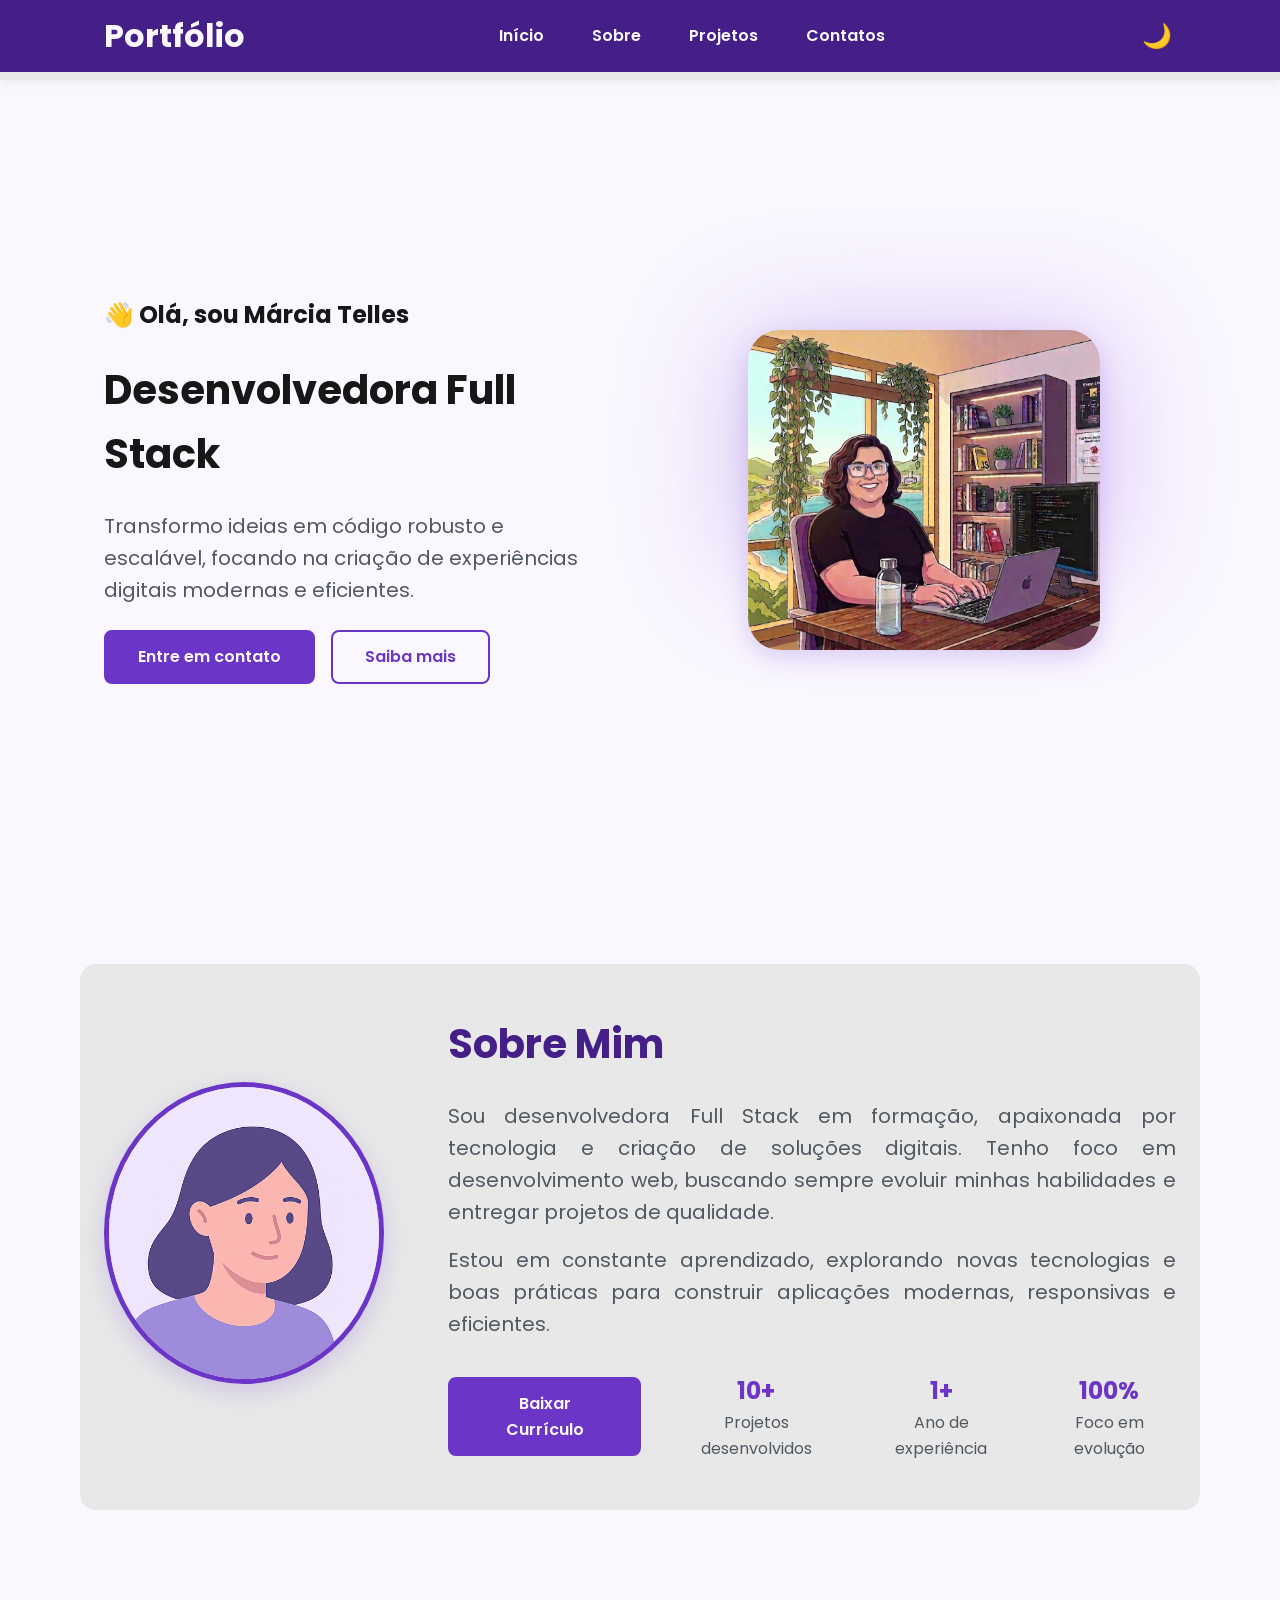
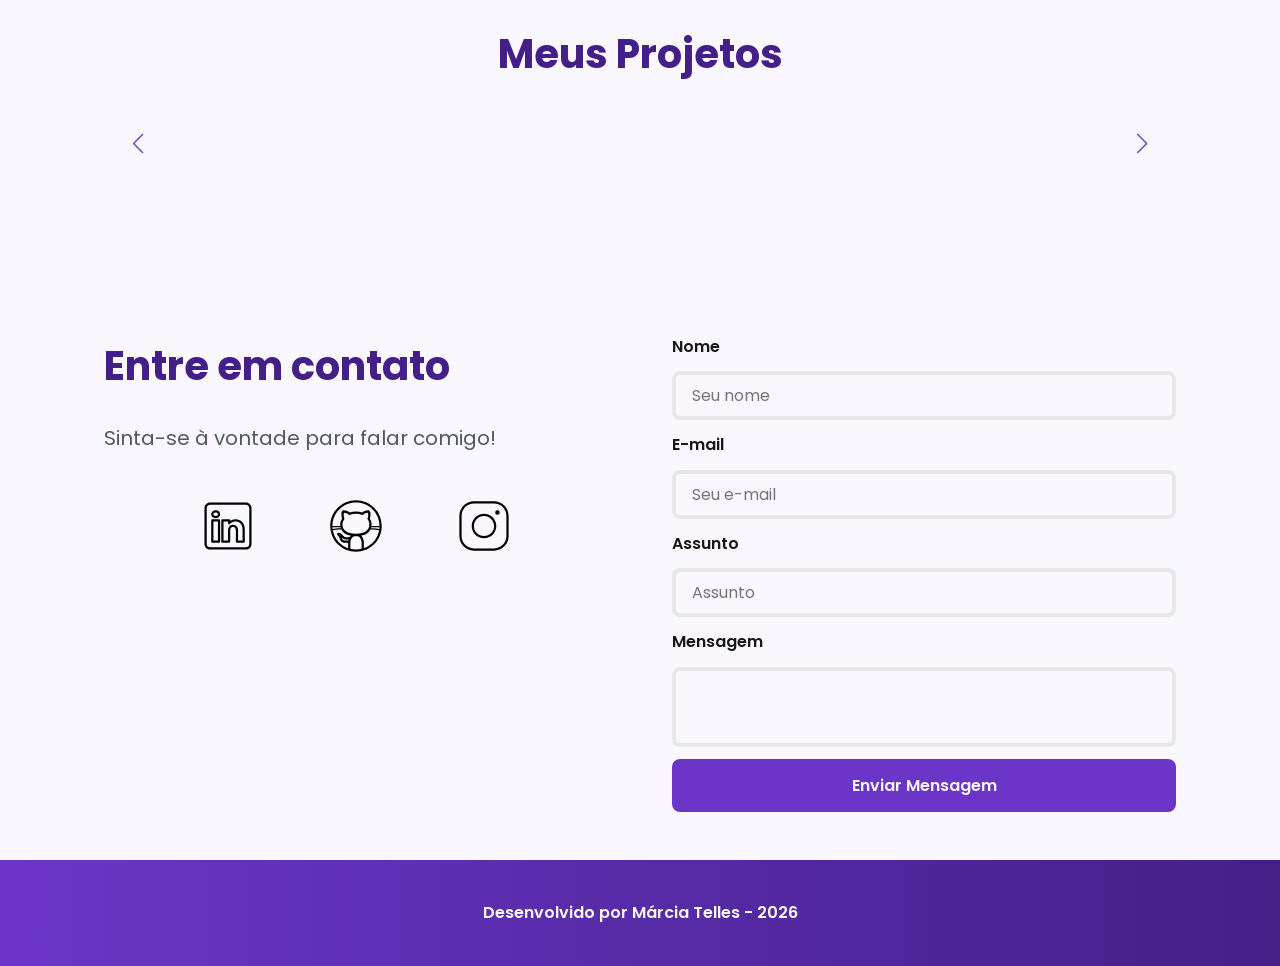
<file: index.html>
<!doctype html>

<html lang="pt-br">
  <head>
    <!-- Configurações básicas -->
    <meta charset="UTF-8" />
    <meta name="viewport" content="width=device-width, initial-scale=1.0" />
    <meta name="author" content="Márcia Telles" />
    <meta
      name="description"
      content="Portfólio profissional de Márcia Telles - Desenvolvedora Full Stack"
    />
    <meta name="robots" content="index, follow" />

    <title>Portfólio - Márcia Telles</title>

    <!-- Fonte -->
    <link rel="preconnect" href="https://fonts.googleapis.com" />
    <link rel="preconnect" href="https://fonts.gstatic.com" crossorigin />
    <link
      href="https://fonts.googleapis.com/css2?family=Poppins:wght@400;600;700&display=swap"
      rel="stylesheet"
    />

    <!-- Favicon -->
    <link rel="icon" type="image/svg+xml" href="./assets/img/favicon.svg" />

    <!-- Swiper CSS -->
    <link
      rel="stylesheet"
      href="https://cdn.jsdelivr.net/npm/swiper@11/swiper-bundle.min.css"
    />

    <!-- CSS -->
     <link rel="stylesheet" href="./assets/CSS/style.css" />
  </head>

  <body>
    <!-- HEADER -->
    <header>
      <div class="menu-content">
        <a href="index.html" id="titulo">Portfólio</a>

        <nav>
          <ul class="menu-list">
            <li><a href="#hero">Início</a></li>
            <li><a href="#about">Sobre</a></li>
            <li><a href="#projects">Projetos</a></li>
            <li><a href="#contact">Contatos</a></li>
          </ul>
        </nav>

        <!-- Botão Dark Mode -->
        <button id="theme-toggle">🌙</button>
      </div>
    </header>

    <main>
      <!-- HERO -->
      <section id="hero" class="section-container hero-container">
        <article class="hero-content">
          <span>👋 Olá, sou Márcia Telles</span>
          <h1>Desenvolvedora Full Stack</h1>
          <p>
            Transformo ideias em código robusto e escalável, focando na criação
            de experiências digitais modernas e eficientes.
          </p>
          <div class="buttons-container">
            <a href="#contact" class="botao">Entre em contato</a>
            <a href="#about" class="botao-outline">Saiba mais</a>
          </div>
        </article>

        <figure class="hero-image">
          <img
            src="./assets/img/marcia-dev-fullstack.png"
            alt="Márcia Telles desenvolvedora trabalhando em ambiente tech"
            class="float-animation hero-foto"
          />
        </figure>
      </section>

      <!-- ABOUT -->
      <section id="about" class="section-container about-container">
        <figure class="about-image">
          <img
            src="./assets/img/avatar_dev_woman.svg"
            alt="Foto de perfil da Márcia Telles"
          />
        </figure>

        <article class="about-content">
          <h2>Sobre Mim</h2>
          <p>
            Sou desenvolvedora Full Stack em formação, apaixonada por tecnologia
            e criação de soluções digitais. Tenho foco em desenvolvimento web,
            buscando sempre evoluir minhas habilidades e entregar projetos de
            qualidade.
          </p>
          <p>
            Estou em constante aprendizado, explorando novas tecnologias e boas
            práticas para construir aplicações modernas, responsivas e
            eficientes.
          </p>
          <div class="about-buttons-data">
            <a
              href="./assets/docs/curriculo_marcia_fogaca.pdf"
              download="Curriculo_Marcia_Telles.pdf"
              target="_blank"
              class="botao"
              >
              Baixar Currículo
            </a>

            <div class="data-container">
              <div class="data-item">
                <span class="data-number">10+</span>
                <span class="data-label">Projetos desenvolvidos</span>
              </div>
              <div class="data-item">
                <span class="data-number">1+</span>
                <span class="data-label">Ano de experiência</span>
              </div>
              <div class="data-item">
                <span class="data-number">100%</span>
                <span class="data-label">Foco em evolução</span>
              </div>
            </div>
          </div>
        </article>
      </section>

      <!-- PROJECTS -->
      <section id="projects" class="section-container projects-container">
        <h2>Meus Projetos</h2>

        <div class="swiper projects-swiper">
          <div class="swiper-wrapper"></div>
          <div class="swiper-button-next"></div>
          <div class="swiper-button-prev"></div>
          <div class="swiper-pagination"></div>
        </div>
      </section>

      <!-- CONTACT -->
      <section id="contact" class="section-container contact-container">
        <article class="contact-info">
          <h2>Entre em contato</h2>
          <p>Sinta-se à vontade para falar comigo!</p>

          <div class="social-container">
            <a
              href="https://www.linkedin.com/in/marciatellesfogaca"
              target="_blank"
              class="social-icon"
            >
              <img src="./assets/icons/social/linkedin.svg" alt="LinkedIn" />
            </a>
            <a
              href="https://github.com/MarciaFogaca"
              target="_blank"
              class="social-icon"
            >
              <img src="./assets/icons/social/github.svg" alt="GitHub" />
            </a>
            <a href="#" target="_blank" class="social-icon">
              <img src="./assets/icons/social/instagram.svg" alt="Instagram" />
            </a>
          </div>
        </article>

        <!-- FORMULÁRIO -->
        <form id="formulario" action="success.html" method="GET">
          <input type="hidden" name="_next" value="success.html" />
          <input type="hidden" name="_captcha" value="false" />

          <label for="nome">Nome</label>
          <input id="nome" name="nome" type="text" placeholder="Seu nome" />
          <span id="erro-nome"></span>

          <label for="email">E-mail</label>
          <input id="email" name="email" type="text" placeholder="Seu e-mail" />
          <span id="erro-email"></span>

          <label for="assunto">Assunto</label>
          <input
            id="assunto"
            name="assunto"
            type="text"
            placeholder="Assunto"
          />
          <span id="erro-assunto"></span>

          <label for="mensagem">Mensagem</label>
          <textarea id="mensagem" name="mensagem"></textarea>
          <span id="erro-mensagem"></span>

          <button class="botao" type="submit">Enviar Mensagem</button>
        </form>
      </section>
    </main>

    <footer>Desenvolvido por Márcia Telles - 2026</footer>

    <!-- Swiper JS -->
    <script src="https://cdn.jsdelivr.net/npm/swiper@11/swiper-bundle.min.js"></script>

    <!-- Script -->
    <script src="./assets/js/script.js"></script>
  </body>
</html>
</file>
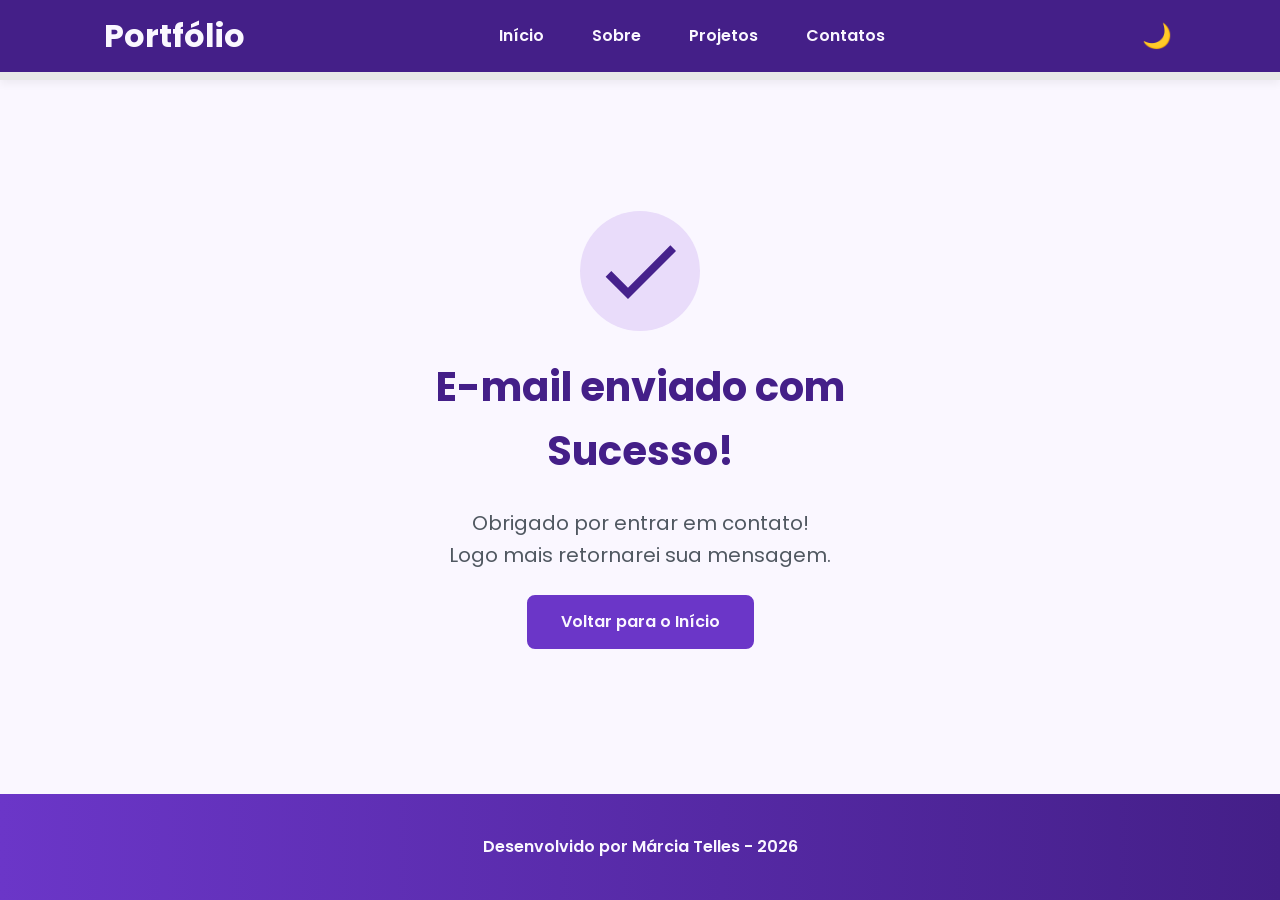
<file: success.html>
<!doctype html>

<html lang="pt-br">
<head>

  <meta charset="UTF-8" />
  <meta name="viewport" content="width=device-width, initial-scale=1.0" />
  <meta name="author" content="Márcia Telles" />
  <meta name="description" content="Portfólio profissional de Márcia Telles - Desenvolvedora Full Stack" />
  <meta name="robots" content="index, follow" />

  <title>Portfólio - Márcia Telles</title>

  <link rel="preconnect" href="https://fonts.googleapis.com" />
  <link rel="preconnect" href="https://fonts.gstatic.com" crossorigin />
  <link href="https://fonts.googleapis.com/css2?family=Poppins:wght@400;600;700&display=swap" rel="stylesheet" />

  <link rel="icon" type="image/svg+xml" href="./assets/img/favicon.svg" />

  <!-- CSS -->
  <link rel="stylesheet" href="./assets/CSS/style.css" />

</head>

<body>

<!-- HEADER -->
<header>
  <div class="menu-content">
    <a href="index.html" id="titulo">Portfólio</a>

    <nav>
      <ul class="menu-list">
        <li><a href="index.html#hero">Início</a></li>
        <li><a href="index.html#about">Sobre</a></li>
        <li><a href="index.html#projects">Projetos</a></li>
        <li><a href="index.html#contact">Contatos</a></li>
      </ul>
    </nav>

    <!-- Botão Dark Mode -->
    <button id="theme-toggle">🌙</button>
  </div>
</header>

<main>

  <!-- MENSAGEM DE SUCESSO -->
  <section class="success-container">
    <article class="success-content">

      <figure class="success-icon">
        <img
          src="./assets/img/success.svg"
          alt="Ícone de sucesso"
          class="float-animation"
        />
      </figure>

      <h1>E-mail enviado com Sucesso!</h1>
      <h2>Obrigado por entrar em contato! <br> Logo mais retornarei sua mensagem.</h2>

      <a class="botao" href="index.html">Voltar para o Início</a>

    </article>
  </section>

</main>

<footer>
  Desenvolvido por Márcia Telles - 2026
</footer>

<!-- Script apenas para dark mode -->
<script src="./assets/js/script.js"></script>

</body>
</html>
</file>
<file: assets/CSS/style.css>
/* Reset do Navegador */
* {
  margin: 0;
  padding: 0;
  box-sizing: border-box;
  font-family: 'Poppins', sans-serif;
  font-weight: 400;
  text-decoration: none;
  outline: none;
}

/* Variáveis */
:root {
    /* Paleta de Cores - Purple */
    --purple-50: #f4eaff;
    --purple-100: #e9dcfa;
    --purple-200: #cdb3f0;
    --purple-300: #b186e5;
    --purple-400: #9460db;
    --purple-500: #6b36c8;
    --purple-600: #5b2ca0;
    --purple-700: #4c2177;
    --purple-800: #441f88;
    --purple-900: #2a0e4d;
    --purple-950: #1a0730;

    /* Cores Neutras */
    --gray-200: #e8e8e8;
    --gray-400: #505861;
    --black: #171717;
    --white: #FAF7FF;

    /* Cores de Estado */
    --error: #e63946;

    /* Sombras */
    --shadow-sm: 0 0.25rem 0.5rem rgba(0, 0, 0, 0.05);
    --shadow-md: 0 0.25rem 0.75rem rgba(107, 54, 200, 0.3);
    --shadow-lg: 0 0.5rem 1.5rem rgba(107, 54, 200, 0.2);

    /* Espaçamentos */
    --spacing-xs: 0.5rem;
    --spacing-sm: 1rem;
    --spacing-md: 1.5rem;
    --spacing-lg: 2rem;
    --spacing-xl: 3rem;
    --spacing-2xl: 4rem;

    /* Tamanhos de Fonte */
    --text-sm: 0.75rem;
    --text-base: 1rem;
    --text-lg: 1.25rem;
    --text-xl: 1.5rem;
    --text-2xl: 2rem;
    --text-3xl: 2.5rem;

    /* Border Radius */
    --radius-sm: 0.25rem;
    --radius-md: 0.5rem;
    --radius-lg: 1rem;
    --radius-xl: 2rem;
    --radius-full: 50%;

    /* Animação Padrão */
    --transition-default: all 0.3s ease;
}

/* Configurações Básicas */

html {
  scroll-behavior: smooth;
}

body {
  display: flex;
  flex-direction: column;
  min-height: 100vh;
  background-color: var(--white);
  line-height: 1.6;
  color: var(--black);
  transition: background-color 0.3s ease, color 0.3s ease;
}

main {
  flex: 1;
}

/* ========================================
   DARK MODE
======================================== */

body.dark-mode {
  --white: #1a1a2e;
  --black: #f0e6ff;
  --gray-200: #2d2d4e;
  --gray-400: #b0a8c0;
}

body.dark-mode header {
  background-color: var(--purple-950);
  border-bottom-color: #2d2d4e;
}

body.dark-mode .about-container {
  background-color: #16213e;
}

body.dark-mode .project-card {
  background-color: #16213e;
  border-color: #2d2d4e;
}

body.dark-mode form input,
body.dark-mode form textarea {
  background-color: #16213e;
  border-color: #2d2d4e;
  color: var(--black);
}

body.dark-mode form input::placeholder,
body.dark-mode form textarea::placeholder {
  color: var(--gray-400);
}

/* Botão Dark Mode */
#theme-toggle {
  background: none;
  border: none;
  font-size: 1.5rem;
  cursor: pointer;
  padding: 0.25rem;
  border-radius: var(--radius-sm);
  transition: transform 0.2s ease;
  line-height: 1;
}

#theme-toggle:hover {
  transform: scale(1.2);
}

/* Seções - Base Comum */

.section-container {
  max-width: 70rem;
  margin: 0 auto;
  padding: var(--spacing-xl) var(--spacing-md);
  scroll-margin-top: 6rem;
}

/* Botões */

.buttons-container {
  display: flex;
  gap: var(--spacing-sm);
}

.botao,
.botao-outline {
  display: inline-block;
  padding: 0.75rem 2rem;
  border: 0.15rem solid transparent;
  border-radius: var(--radius-md);
  font-size: var(--text-base);
  font-weight: 600;
  text-align: center;
  cursor: pointer;
  transition: var(--transition-default);
}

.botao {
  border-color: var(--purple-500);
  background-color: var(--purple-500);
  color: #FAF7FF;
}

.botao:hover {
  border-color: var(--purple-800);
  background-color: var(--purple-800);
  box-shadow: var(--shadow-md);
  transform: translateY(-0.25rem);
}

.botao-outline {
  border-color: var(--purple-500);
  background-color: transparent;
  color: var(--purple-500);
}

.botao-outline:hover {
  border-color: var(--purple-500);
  background-color: var(--purple-500);
  color: #FAF7FF;
  transform: translateY(-0.25rem);
}

/* Botões pequenos - Card Projetos */

.botao.botao-sm,
.botao-outline.botao-sm {
  min-width: 6rem;
  padding: 0.25rem var(--spacing-sm);
  border-width: 0.125rem;
  border-radius: 0.25rem;
  font-size: var(--text-sm);
}

/* ========================================
   HEADER
======================================== */

header {
  position: sticky;
  top: 0;
  z-index: 1000;
  width: 100%;
  height: 5rem;
  border-bottom: var(--spacing-xs) solid var(--gray-200);
  box-shadow: var(--shadow-sm);
  background-color: var(--purple-800);
  transition: background-color 0.3s ease;
}

header a {
  font-weight: 600;
  color: #FAF7FF;
  transition: color 0.3s ease;
}

header a:hover {
  color: var(--purple-100);
}

#titulo {
  font-size: var(--text-2xl);
  font-weight: 700;
}

.menu-content {
  display: flex;
  justify-content: space-between;
  align-items: center;
  max-width: 70rem;
  height: 100%;
  margin: 0 auto;
  padding: 0 var(--spacing-md);
}

.menu-list {
  display: flex;
  gap: var(--spacing-lg);
  list-style: none;
}

.menu-list a {
  padding: var(--spacing-xs);
}

/* ========================================
   HERO
======================================== */

.hero-container {
  display: flex;
  align-items: center;
  gap: var(--spacing-2xl);
  min-height: calc(100vh - 5rem);
}

.hero-content {
  display: flex;
  flex: 1;
  flex-direction: column;
  gap: var(--spacing-md);
}

.hero-content span {
  font-size: var(--text-xl);
  font-weight: 700;
}

.hero-content h1 {
  font-size: var(--text-3xl);
  font-weight: 700;
}

.hero-content p,
.about-content p,
.contact-info p {
  font-size: var(--text-lg);
  color: var(--gray-400);
}

.hero-image {
  display: flex;
  flex: 1;
  justify-content: center;
  position: relative;
}

.hero-image img {
  width: 22rem;
  max-width: 100%;
  border-radius: var(--radius-xl);
  box-shadow: var(--shadow-lg);
}

.hero-image::before {
  content: "";
  position: absolute;
  width: 75%;
  height: 75%;
  background: linear-gradient(135deg, #6b36c8, #9333ea);
  filter: blur(60px);
  opacity: 0.25;
  z-index: -1;
}

/* Animação Flutuante */
@keyframes float {
  0%, 100% { transform: translateY(0); }
  50% { transform: translateY(-1.25rem); }
}

.float-animation {
  animation: float 3s ease-in-out infinite;
}

/* ========================================
   ABOUT
======================================== */

.about-container {
    display: flex;
    align-items: center;
    gap: var(--spacing-2xl);
    margin: var(--spacing-2xl) auto;
    border-radius: var(--radius-lg);
    background-color: var(--gray-200);
    transition: background-color 0.3s ease;
}

.about-image {
    flex: 0 0 17.5rem;
}

.about-image img {
    width: 100%;
    border: 0.35rem solid var(--purple-500);
    border-radius: var(--radius-full);
    box-shadow: var(--shadow-lg);
}

.about-content h2,
.projects-container h2,
.contact-info h2 {
    margin-bottom: var(--spacing-md);
    font-size: var(--text-3xl);
    font-weight: 700;
    color: var(--purple-800);
}

body.dark-mode .about-content h2,
body.dark-mode .projects-container h2,
body.dark-mode .contact-info h2 {
  color: var(--purple-300);
}

.about-content p {
    margin-bottom: var(--spacing-sm);
    text-align: justify;
}

.about-buttons-data {
    display: flex;
    justify-content: space-between;
    align-items: center;
    gap: var(--spacing-lg);
    margin-top: var(--spacing-lg);
}

.about-buttons-data .botao {
    margin-right: auto;
}

.data-container {
    display: flex;
    gap: var(--spacing-lg);
    margin-top: 0;
}

.data-item {
    display: flex;
    flex-direction: column;
    align-items: center;
}

.data-number {
    font-size: var(--text-xl);
    font-weight: 700;
    text-align: center;
    color: var(--purple-500);
}

.data-label {
    font-size: var(--text-base);
    text-align: center;
    color: var(--gray-400);
}

/* ========================================
   PROJECTS
======================================== */

.projects-container {
  scroll-margin-top: 3rem;
  margin: var(--spacing-2xl) auto;
  text-align: center;
}

.projects-swiper {
  position: relative;
  width: 100%;
  padding: var(--spacing-sm) var(--spacing-xl) var(--spacing-xl);
  overflow: hidden;
}

/* Card Projetos */

.project-card {
  display: flex;
  flex-direction: column;
  width: 100%;
  height: 100%;
  border: 0.15rem solid var(--gray-200);
  border-radius: var(--radius-lg);
  background-color: var(--white);
  box-shadow: var(--shadow-sm);
  overflow: hidden;
  transition: var(--transition-default);
}

.project-card:hover {
  box-shadow: var(--shadow-lg);
}

.project-image {
  display: flex;
  justify-content: center;
  align-items: center;
  width: 100%;
  height: 10rem;
  background: linear-gradient(135deg, var(--purple-50) 0%, var(--purple-100) 100%);
}

body.dark-mode .project-image {
  background: linear-gradient(135deg, #2d1b4e 0%, #3d1f6e 100%);
}

.project-image img {
  width: 75%;
  height: 75%;
  max-width: 7rem;
  max-height: 7rem;
  object-fit: contain;
  transition: transform 0.3s ease;
}

.project-content {
  display: flex;
  flex: 1;
  flex-direction: column;
  padding: var(--spacing-md);
  text-align: left;
}

.project-content h3 {
  margin-bottom: 0.75rem;
  font-size: var(--text-lg);
  font-weight: 700;
}

.project-content p {
  flex: 1;
  margin-bottom: var(--spacing-sm);
  font-size: var(--text-base);
  color: var(--gray-400);
}

.project-tags {
  display: flex;
  flex-wrap: wrap;
  gap: var(--spacing-xs);
}

.tag {
  padding: 0.375rem 0.75rem;
  border-radius: var(--radius-sm);
  background-color: var(--purple-100);
  font-size: var(--text-sm);
  font-weight: 600;
  color: var(--purple-800);
}

body.dark-mode .tag {
  background-color: #2d1b4e;
  color: var(--purple-200);
}

.project-buttons {
  display: flex;
  justify-content: center;
  align-items: center;
  gap: 0.75rem;
  margin-top: var(--spacing-sm);
}

/* Configuração do Swiper */

.swiper-wrapper {
    align-items: stretch;
}

.swiper-slide {
    display: flex;
    height: auto;
}

.swiper-button-next,
.swiper-button-prev {
    width: 3rem;
    height: 3rem;
}

.swiper-button-next:after,
.swiper-button-prev:after {
    font-size: var(--text-lg);
    color: var(--purple-500);
}

.swiper-button-next:hover:after,
.swiper-button-prev:hover:after {
    color: var(--purple-800);
}

.swiper-pagination-bullet {
    width: 0.75rem;
    height: 0.75rem;
    background-color: var(--gray-200);
    opacity: 1;
}

.swiper-pagination-bullet-active {
    width: var(--spacing-lg);
    border-radius: var(--radius-sm);
    background-color: var(--purple-500);
}

/* ========================================
   CONTACT
======================================== */

.contact-container {
  display: grid;
  grid-template-columns: 1fr 1fr;
  gap: var(--spacing-2xl);
}

.contact-info h2 {
  margin-bottom: var(--spacing-md);
}

.contact-info p {
  margin-bottom: var(--spacing-lg);
}

.social-container {
  display: flex;
  justify-content: center;
  gap: var(--spacing-xl);
}

.social-icon {
  width: 5rem;
  height: 5rem;
  padding: 0.75rem;
  border-radius: var(--radius-md);
  transition: var(--transition-default);
}

.social-icon img {
  width: 100%;
  filter: brightness(0) saturate(100%);
  transition: filter 0.3s ease;
}

body.dark-mode .social-icon img {
  filter: brightness(0) saturate(100%) invert(1);
}

.social-icon img:hover {
  filter: brightness(0)
          saturate(100%)
          invert(42%)
          sepia(93%)
          saturate(1352%)
          hue-rotate(243deg)
          brightness(79%)
          contrast(91%);
}

/* Formulário de Contato */

form {
  display: flex;
  flex-direction: column;
  gap: 0.75rem;
}

form label {
  font-size: var(--text-base);
  font-weight: 600;
}

form input,
form textarea {
  width: 100%;
  padding: 0.5rem var(--spacing-sm);
  border: 0.25rem solid var(--gray-200);
  border-radius: var(--radius-md);
  font-family: inherit;
  font-size: var(--text-base);
  transition: border-color 0.3s ease;
  background-color: var(--white);
  color: var(--black);
}

form input:focus,
form textarea:focus {
  border-color: var(--purple-500);
  outline: none;
}

form textarea {
  min-height: 5rem;
  resize: none;
}

form span {
  margin-top: -0.75rem;
  font-size: var(--text-sm);
  color: var(--error);
}

/* ========================================
   FOOTER
======================================== */

footer {
    padding: 2.5rem;
    background: linear-gradient(to right, var(--purple-500), var(--purple-800));
    font-weight: 600;
    text-align: center;
    color: #FAF7FF;
}

/* ========================================
   SUCCESS PAGE
======================================== */

.success-container {
    display: flex;
    flex-direction: column;
    justify-content: center;
    align-items: center;
    width: 100%;
    min-height: calc(100vh - 12.5rem);
    padding: var(--spacing-xl) var(--spacing-md);
}

.success-content {
    display: flex;
    flex-direction: column;
    align-items: center;
    gap: var(--spacing-md);
    max-width: 37.5rem;
    text-align: center;
}

.success-content h1 {
    font-size: var(--text-3xl);
    font-weight: 700;
    color: var(--purple-800);
}

body.dark-mode .success-content h1 {
  color: var(--purple-300);
}

.success-content h2 {
    font-size: var(--text-lg);
    color: var(--gray-400);
}

.success-icon {
    display: flex;
    align-items: center;
    justify-content: center;
    width: 7.5rem;
    height: 7.5rem;
    border-radius: var(--radius-full);
    background-color: var(--purple-100);
}

.success-icon img {
    width: 6rem;
    height: 6rem;
    filter: brightness(0)
            saturate(100%)
            invert(11%)
            sepia(69%)
            saturate(3759%)
            hue-rotate(256deg)
            brightness(101%)
            contrast(96%);
}

/* ========================================
   RESPONSIVIDADE - TABLETS (até 1024px)
======================================== */

@media screen and (max-width: 1024px) {

    .section-container {
        padding: var(--spacing-lg) var(--spacing-md);
    }

    .section-container h1 { font-size: var(--text-3xl); }
    .section-container h2 { font-size: var(--text-2xl); }
    .section-container p  { font-size: var(--text-base); }
    .section-container span { font-size: var(--text-lg); }
    .success-content h1 { font-size: var(--text-3xl); }
    .success-content h2 { font-size: var(--text-lg); }

    #titulo { font-size: var(--text-xl); }

    /* Hero */
    .hero-container {
        flex-direction: column-reverse;
        gap: var(--spacing-lg);
        min-height: 60vh;
        text-align: center;
    }

    .hero-content,
    .hero-image {
        width: 90%;
    }

    .hero-image img {
        object-fit: cover;
    }

    .buttons-container {
        justify-content: center;
        width: 100%;
    }

    .hero-container .botao,
    .hero-container .botao-outline {
        padding: 0.75rem 1.5rem;
        font-size: var(--text-base);
        white-space: nowrap;
    }

    /* About */
    .about-container {
        flex-direction: column;
        gap: var(--spacing-md);
        margin: var(--spacing-lg);
        padding: var(--spacing-lg);
    }

    .about-image {
        flex: 0 0 auto;
        width: 100%;
        display: flex;
        justify-content: center;
    }

    .about-image img {
        max-width: 16rem;
        width: 100%;
    }

    .about-content { width: 100%; }

    .about-buttons-data {
        flex-direction: column;
        gap: var(--spacing-md);
        align-items: stretch;
    }

    .about-buttons-data .botao { margin-right: 0; }

    .data-container {
        justify-content: center;
        width: 100%;
    }

    /* Projects */
    .projects-container {
        margin: var(--spacing-lg) auto 0;
    }

    .projects-swiper {
        margin: 0;
        padding: var(--spacing-sm) var(--spacing-lg) 2.5rem;
    }

    .project-card {
        width: 100%;
        height: 30rem;
        min-height: 30rem;
        max-height: 30rem;
        max-width: 100%;
    }

    .project-content {
        display: flex;
        flex-direction: column;
        justify-content: space-between;
        height: 100%;
    }

    .project-content p {
        flex: 1;
        overflow: hidden;
    }

    .project-tags {
        min-height: 2.5rem;
        align-items: flex-start;
    }

    .swiper-wrapper { align-items: stretch; }

    .swiper-slide {
        display: flex;
        justify-content: center;
        align-items: stretch;
        height: auto;
    }

    .swiper-button-next,
    .swiper-button-prev {
        display: none;
    }

    /* Contact */
    .contact-container {
        grid-template-columns: 1fr;
        gap: var(--spacing-lg);
        width: 90%;
        margin: 0 auto;
    }

    /* Success */
    .success-container {
        padding: var(--spacing-xl) var(--spacing-md);
        min-height: calc(100vh - 10rem);
    }

    .success-content {
        gap: var(--spacing-lg);
        max-width: 35rem;
    }

    .success-icon { width: 6rem; height: 6rem; }
    .success-icon img { width: 5rem; height: 5rem; }
}

/* ========================================
   RESPONSIVIDADE - MOBILE (até 480px)
======================================== */

@media screen and (max-width: 480px) {

    .section-container {
        padding: var(--spacing-md) var(--spacing-sm);
    }

    .section-container h1 { font-size: var(--text-xl); }
    .section-container h2 { font-size: var(--text-xl); }
    .section-container p  { font-size: var(--text-base); }
    .section-container span { font-size: var(--text-lg); }
    .success-content h1 { font-size: var(--text-xl); }
    .success-content h2 { font-size: var(--text-base); }

    #titulo { font-size: var(--text-xl); }

    .menu-list { display: none; }

    /* Hero */
    .hero-container { gap: var(--spacing-sm); }

    .hero-content {
        gap: var(--spacing-xs);
        width: 100%;
    }

    .buttons-container {
        flex-direction: column;
        gap: 0.75rem;
        width: 100%;
    }

    .buttons-container .botao,
    .buttons-container .botao-outline {
        width: 100%;
    }

    .hero-container .botao,
    .hero-container .botao-outline {
        padding: 0.75rem 1rem;
        font-size: var(--text-base);
        white-space: nowrap;
    }

    .hero-image { width: 100%; }
    .hero-image img { max-width: 20rem; }

    /* About */
    .about-container {
        margin: var(--spacing-lg) 0.5rem;
        padding: var(--spacing-md);
    }

    .about-image img { max-width: 14rem; }

    .about-buttons-data .botao,
    .about-buttons-data .botao-outline {
        width: 100%;
        padding: 0.75rem var(--spacing-lg);
        font-size: var(--text-base);
        text-align: center;
    }

    .data-number { font-size: var(--text-lg); }
    .data-label  { font-size: var(--text-sm); }

    /* Projects */
    .projects-container { margin: var(--spacing-lg) auto 0; }

    .projects-swiper {
        position: relative;
        margin: 0;
        padding: var(--spacing-sm) 0 2rem 0;
        overflow: visible;
    }

    .project-card {
        width: 100%;
        height: 20rem;
        max-width: 20rem;
    }

    .project-image { height: 10rem; }
    .project-content { padding: var(--spacing-md); }
    .project-content h3 { font-size: var(--text-lg); }
    .project-content p  { font-size: var(--text-base); }

    /* Contact */
    .contact-container { width: 100%; }

    .contact-info p { margin-bottom: var(--spacing-md); }

    .social-container {
        flex-wrap: wrap;
        gap: var(--spacing-lg);
        margin-bottom: var(--spacing-xs);
    }

    .social-icon { width: 4rem; height: 4rem; }

    /* Formulário */
    form { gap: var(--spacing-sm); }

    form label { font-size: var(--text-base); }

    form input,
    form textarea {
        padding: 0.75rem;
        font-size: var(--text-base);
    }

    form button {
        padding: 0.75rem var(--spacing-md);
        font-size: var(--text-base);
    }

    /* Footer */
    footer {
        padding: var(--spacing-md) var(--spacing-sm);
        font-size: var(--text-sm);
    }

    /* Success */
    .success-container {
        padding: var(--spacing-lg) var(--spacing-sm);
        min-height: calc(100vh - 8rem);
    }

    .success-content {
        gap: var(--spacing-md);
        max-width: 100%;
        padding: 0 var(--spacing-sm);
    }

    .success-icon { width: 5rem; height: 5rem; }
    .success-icon img { width: 4rem; height: 4rem; }

    .success-content .botao {
        width: 100%;
        max-width: 20rem;
        padding: 0.75rem var(--spacing-lg);
    }
}
</file>
